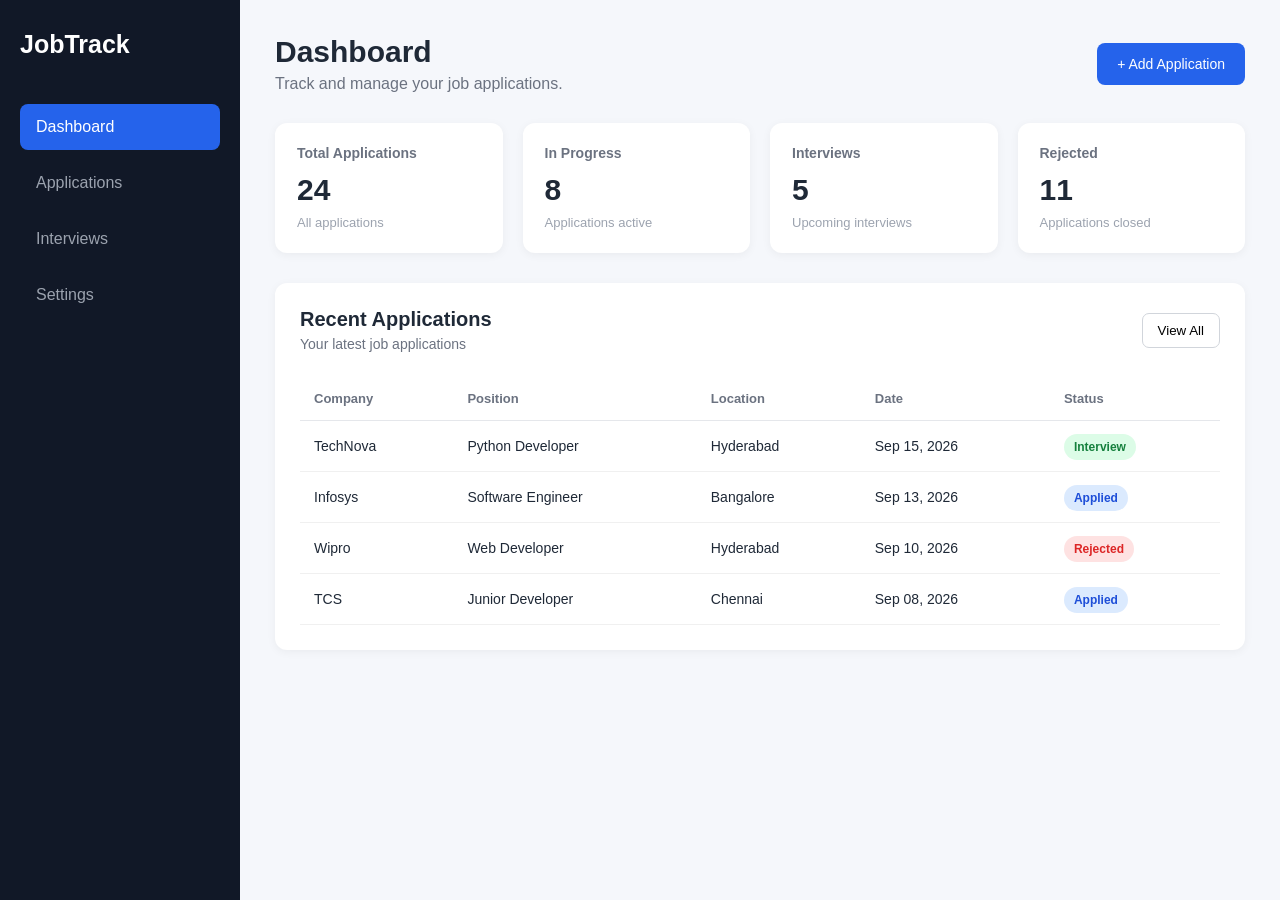
<file: index.html>
<!DOCTYPE html>
<html lang="en">

<head>
    <meta charset="UTF-8">
    <meta name="viewport" content="width=device-width, initial-scale=1.0">

    <title>JobTrack - Job Application Tracker</title>

    <link rel="stylesheet" href="Vinay.css">
</head>

<body>

    <!-- Sidebar -->

    <aside class="sidebar">

        <div class="logo">
            JobTrack
        </div>

        <nav>

            <a href="#" class="active">
                Dashboard
            </a>
            <a href="Vinayapplication.html">Applications</a>


            
            </a>

            <a href="#">
                Interviews
            </a>

            <a href="#">
                Settings
            </a>

        </nav>

    </aside>


    <!-- Main Content -->

    <main class="main">

        <header class="topbar">

            <div>
                <h1>Dashboard</h1>
                <p>Track and manage your job applications.</p>
            </div>

            <button class="add-btn">
                + Add Application
            </button>

        </header>


        <!-- Statistics -->

        <section class="stats">

            <div class="stat-card">

                <h3>Total Applications</h3>

                <p>24</p>

                <span>All applications</span>

            </div>


            <div class="stat-card">

                <h3>In Progress</h3>

                <p>8</p>

                <span>Applications active</span>

            </div>


            <div class="stat-card">

                <h3>Interviews</h3>

                <p>5</p>

                <span>Upcoming interviews</span>

            </div>


            <div class="stat-card">

                <h3>Rejected</h3>

                <p>11</p>

                <span>Applications closed</span>

            </div>

        </section>


        <!-- Recent Applications -->

        <section class="applications">

            <div class="section-header">

                <div>
                    <h2>Recent Applications</h2>
                    <p>Your latest job applications</p>
                </div>

                <button class="view-btn">
                    View All
                </button>

            </div>


            <div class="table-container">

                <table>

                    <thead>

                        <tr>

                            <th>Company</th>
                            <th>Position</th>
                            <th>Location</th>
                            <th>Date</th>
                            <th>Status</th>

                        </tr>

                    </thead>


                    <tbody>

                        <tr>

                            <td>
                                TechNova
                            </td>

                            <td>
                                Python Developer
                            </td>

                            <td>
                                Hyderabad
                            </td>

                            <td>
                                Sep 15, 2026
                            </td>

                            <td>
                                <span class="status interview">
                                    Interview
                                </span>
                            </td>

                        </tr>


                        <tr>

                            <td>
                                Infosys
                            </td>

                            <td>
                                Software Engineer
                            </td>

                            <td>
                                Bangalore
                            </td>

                            <td>
                                Sep 13, 2026
                            </td>

                            <td>
                                <span class="status applied">
                                    Applied
                                </span>
                            </td>

                        </tr>


                        <tr>

                            <td>
                                Wipro
                            </td>

                            <td>
                                Web Developer
                            </td>

                            <td>
                                Hyderabad
                            </td>

                            <td>
                                Sep 10, 2026
                            </td>

                            <td>
                                <span class="status rejected">
                                    Rejected
                                </span>
                            </td>

                        </tr>


                        <tr>

                            <td>
                                TCS
                            </td>

                            <td>
                                Junior Developer
                            </td>

                            <td>
                                Chennai
                            </td>

                            <td>
                                Sep 08, 2026
                            </td>

                            <td>
                                <span class="status applied">
                                    Applied
                                </span>
                            </td>

                        </tr>

                    </tbody>

                </table>

            </div>

        </section>

    </main>

</body>

</html>
</file>
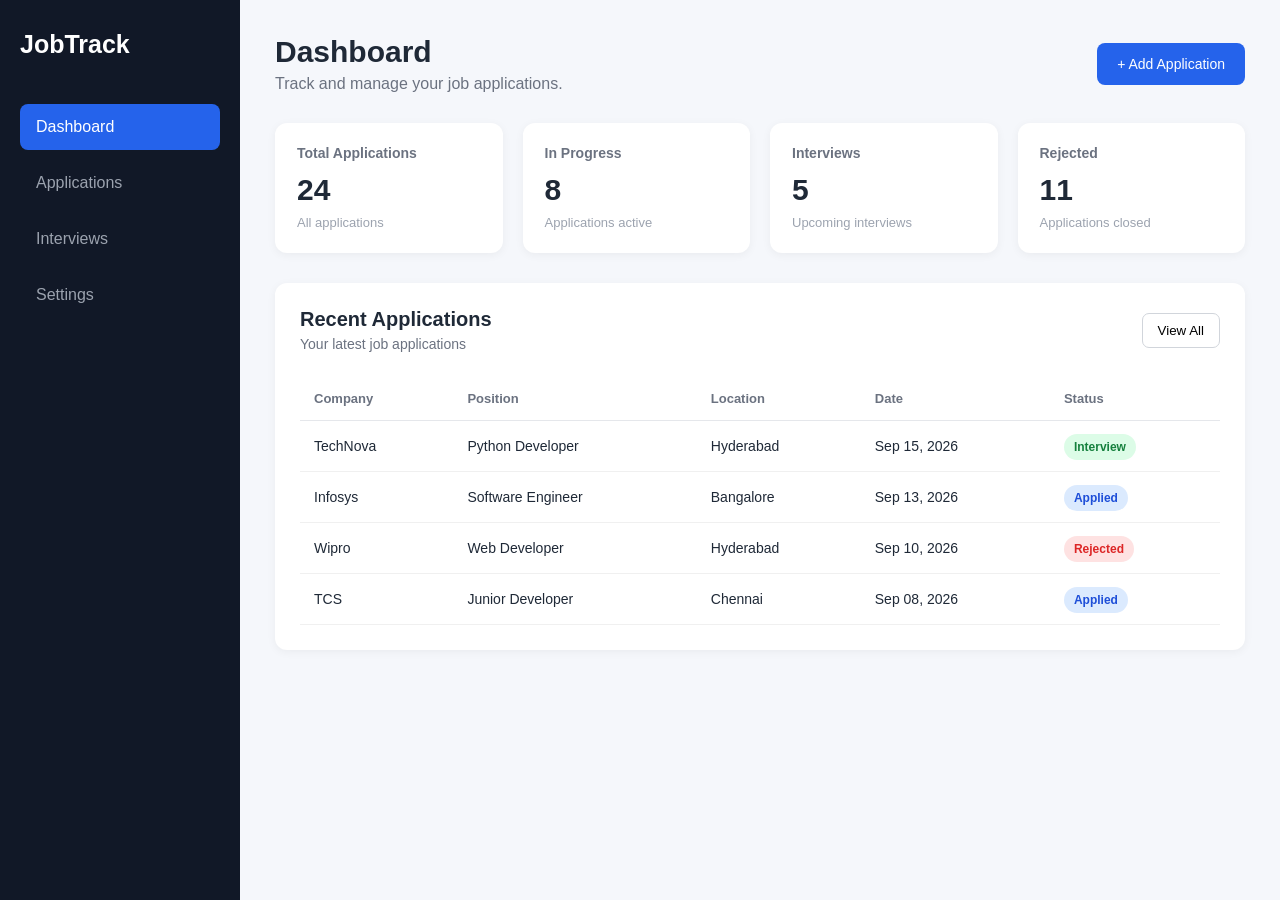
<file: Vinay.html>
<!DOCTYPE html>
<html lang="en">

<head>
    <meta charset="UTF-8">
    <meta name="viewport" content="width=device-width, initial-scale=1.0">

    <title>JobTrack - Job Application Tracker</title>

    <link rel="stylesheet" href="Vinay.css">
</head>

<body>

    <!-- Sidebar -->

    <aside class="sidebar">

        <div class="logo">
            JobTrack
        </div>

        <nav>

            <a href="#" class="active">
                Dashboard
            </a>
            <a href="Vinayapplication.html">Applications</a>


            
            </a>

            <a href="#">
                Interviews
            </a>

            <a href="#">
                Settings
            </a>

        </nav>

    </aside>


    <!-- Main Content -->

    <main class="main">

        <header class="topbar">

            <div>
                <h1>Dashboard</h1>
                <p>Track and manage your job applications.</p>
            </div>

            <button class="add-btn">
                + Add Application
            </button>

        </header>


        <!-- Statistics -->

        <section class="stats">

            <div class="stat-card">

                <h3>Total Applications</h3>

                <p>24</p>

                <span>All applications</span>

            </div>


            <div class="stat-card">

                <h3>In Progress</h3>

                <p>8</p>

                <span>Applications active</span>

            </div>


            <div class="stat-card">

                <h3>Interviews</h3>

                <p>5</p>

                <span>Upcoming interviews</span>

            </div>


            <div class="stat-card">

                <h3>Rejected</h3>

                <p>11</p>

                <span>Applications closed</span>

            </div>

        </section>


        <!-- Recent Applications -->

        <section class="applications">

            <div class="section-header">

                <div>
                    <h2>Recent Applications</h2>
                    <p>Your latest job applications</p>
                </div>

                <button class="view-btn">
                    View All
                </button>

            </div>


            <div class="table-container">

                <table>

                    <thead>

                        <tr>

                            <th>Company</th>
                            <th>Position</th>
                            <th>Location</th>
                            <th>Date</th>
                            <th>Status</th>

                        </tr>

                    </thead>


                    <tbody>

                        <tr>

                            <td>
                                TechNova
                            </td>

                            <td>
                                Python Developer
                            </td>

                            <td>
                                Hyderabad
                            </td>

                            <td>
                                Sep 15, 2026
                            </td>

                            <td>
                                <span class="status interview">
                                    Interview
                                </span>
                            </td>

                        </tr>


                        <tr>

                            <td>
                                Infosys
                            </td>

                            <td>
                                Software Engineer
                            </td>

                            <td>
                                Bangalore
                            </td>

                            <td>
                                Sep 13, 2026
                            </td>

                            <td>
                                <span class="status applied">
                                    Applied
                                </span>
                            </td>

                        </tr>


                        <tr>

                            <td>
                                Wipro
                            </td>

                            <td>
                                Web Developer
                            </td>

                            <td>
                                Hyderabad
                            </td>

                            <td>
                                Sep 10, 2026
                            </td>

                            <td>
                                <span class="status rejected">
                                    Rejected
                                </span>
                            </td>

                        </tr>


                        <tr>

                            <td>
                                TCS
                            </td>

                            <td>
                                Junior Developer
                            </td>

                            <td>
                                Chennai
                            </td>

                            <td>
                                Sep 08, 2026
                            </td>

                            <td>
                                <span class="status applied">
                                    Applied
                                </span>
                            </td>

                        </tr>

                    </tbody>

                </table>

            </div>

        </section>

    </main>

</body>

</html>
</file>
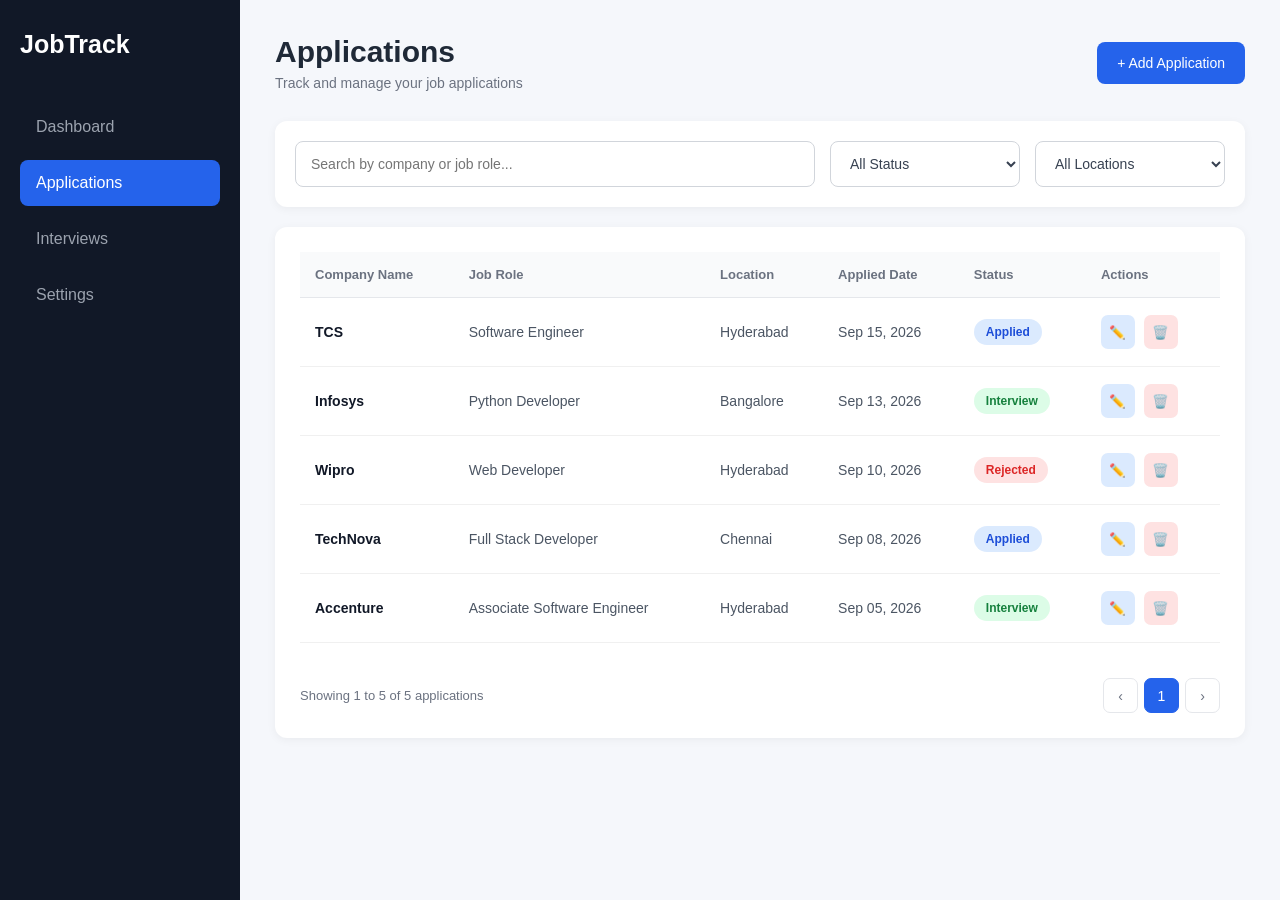
<file: Vinayapplication.html>
<!DOCTYPE html>
<html lang="en">

<head>

    <meta charset="UTF-8">

    <meta name="viewport"
          content="width=device-width, initial-scale=1.0">

    <title>JobTrack - Applications</title>

    <!-- Your main CSS -->
    <link rel="stylesheet" href="Vinay.css">

    <!-- Applications page CSS -->
    <link rel="stylesheet" href="Vinayappliction.css">

</head>


<body>

    <!-- ================= SIDEBAR ================= -->

    <aside class="sidebar">

        <div class="logo">
            JobTrack
        </div>

        <nav>

            <a href="Vinay.html">
                Dashboard
            </a>

            <a href="Vinayapplication.html" class="active">
                Applications
            </a>

            <a href="Vinayinterviews.html">
                Interviews
            </a>

            <a href="#">
                Settings
            </a>

        </nav>

    </aside>


    <!-- ================= MAIN CONTENT ================= -->

    <main class="main">

        <!-- Header -->

        <header class="topbar">

            <div>

                <h1>Applications</h1>

                <p>
                    Track and manage your job applications
                </p>

            </div>


            <button class="add-btn" id="addApplicationBtn">

                + Add Application

            </button>

        </header>



        <!-- ================= FILTERS ================= -->

        <section class="filters">

            <!-- Search -->

            <input
                type="text"
                id="searchInput"
                placeholder="Search by company or job role..."
            >


            <!-- Status -->

            <select id="statusFilter">

                <option value="all">
                    All Status
                </option>

                <option value="Applied">
                    Applied
                </option>

                <option value="Interview">
                    Interview
                </option>

                <option value="Rejected">
                    Rejected
                </option>

                <option value="Selected">
                    Selected
                </option>

            </select>


            <!-- Location -->

            <select id="locationFilter">

                <option value="all">
                    All Locations
                </option>

                <option value="Hyderabad">
                    Hyderabad
                </option>

                <option value="Bangalore">
                    Bangalore
                </option>

                <option value="Chennai">
                    Chennai
                </option>

                <option value="Pune">
                    Pune
                </option>

            </select>

        </section>



        <!-- ================= APPLICATIONS TABLE ================= -->

        <section class="applications">

            <div class="table-container">

                <table class="applications-table">

                    <thead>

                        <tr>

                            <th>
                                Company Name
                            </th>

                            <th>
                                Job Role
                            </th>

                            <th>
                                Location
                            </th>

                            <th>
                                Applied Date
                            </th>

                            <th>
                                Status
                            </th>

                            <th>
                                Actions
                            </th>

                        </tr>

                    </thead>


                    <tbody id="applicationsList">


                        <!-- Application 1 -->

                        <tr>

                            <td>
                                <strong>
                                    TCS
                                </strong>
                            </td>

                            <td>
                                Software Engineer
                            </td>

                            <td>
                                Hyderabad
                            </td>

                            <td>
                                Sep 15, 2026
                            </td>

                            <td>

                                <span class="status applied">
                                    Applied
                                </span>

                            </td>

                            <td>

                                <button class="edit-btn">
                                    ✏️
                                </button>

                                <button class="delete-btn">
                                    🗑️
                                </button>

                            </td>

                        </tr>



                        <!-- Application 2 -->

                        <tr>

                            <td>
                                <strong>
                                    Infosys
                                </strong>
                            </td>

                            <td>
                                Python Developer
                            </td>

                            <td>
                                Bangalore
                            </td>

                            <td>
                                Sep 13, 2026
                            </td>

                            <td>

                                <span class="status interview">
                                    Interview
                                </span>

                            </td>

                            <td>

                                <button class="edit-btn">
                                    ✏️
                                </button>

                                <button class="delete-btn">
                                    🗑️
                                </button>

                            </td>

                        </tr>



                        <!-- Application 3 -->

                        <tr>

                            <td>
                                <strong>
                                    Wipro
                                </strong>
                            </td>

                            <td>
                                Web Developer
                            </td>

                            <td>
                                Hyderabad
                            </td>

                            <td>
                                Sep 10, 2026
                            </td>

                            <td>

                                <span class="status rejected">
                                    Rejected
                                </span>

                            </td>

                            <td>

                                <button class="edit-btn">
                                    ✏️
                                </button>

                                <button class="delete-btn">
                                    🗑️
                                </button>

                            </td>

                        </tr>



                        <!-- Application 4 -->

                        <tr>

                            <td>
                                <strong>
                                    TechNova
                                </strong>
                            </td>

                            <td>
                                Full Stack Developer
                            </td>

                            <td>
                                Chennai
                            </td>

                            <td>
                                Sep 08, 2026
                            </td>

                            <td>

                                <span class="status applied">
                                    Applied
                                </span>

                            </td>

                            <td>

                                <button class="edit-btn">
                                    ✏️
                                </button>

                                <button class="delete-btn">
                                    🗑️
                                </button>

                            </td>

                        </tr>



                        <!-- Application 5 -->

                        <tr>

                            <td>
                                <strong>
                                    Accenture
                                </strong>
                            </td>

                            <td>
                                Associate Software Engineer
                            </td>

                            <td>
                                Hyderabad
                            </td>

                            <td>
                                Sep 05, 2026
                            </td>

                            <td>

                                <span class="status interview">
                                    Interview
                                </span>

                            </td>

                            <td>

                                <button class="edit-btn">
                                    ✏️
                                </button>

                                <button class="delete-btn">
                                    🗑️
                                </button>

                            </td>

                        </tr>


                    </tbody>

                </table>

            </div>


            <!-- Footer -->

            <div class="table-footer">

                <span>
                    Showing 1 to 5 of 5 applications
                </span>

                <div class="pagination">

                    <button>
                        ‹
                    </button>

                    <button class="page-active">
                        1
                    </button>

                    <button>
                        ›
                    </button>

                </div>

            </div>

        </section>

    </main>



    <!-- ================= JAVASCRIPT ================= -->

    <script src="Vinayapplication.js"></script>

</body>

</html>
</file>
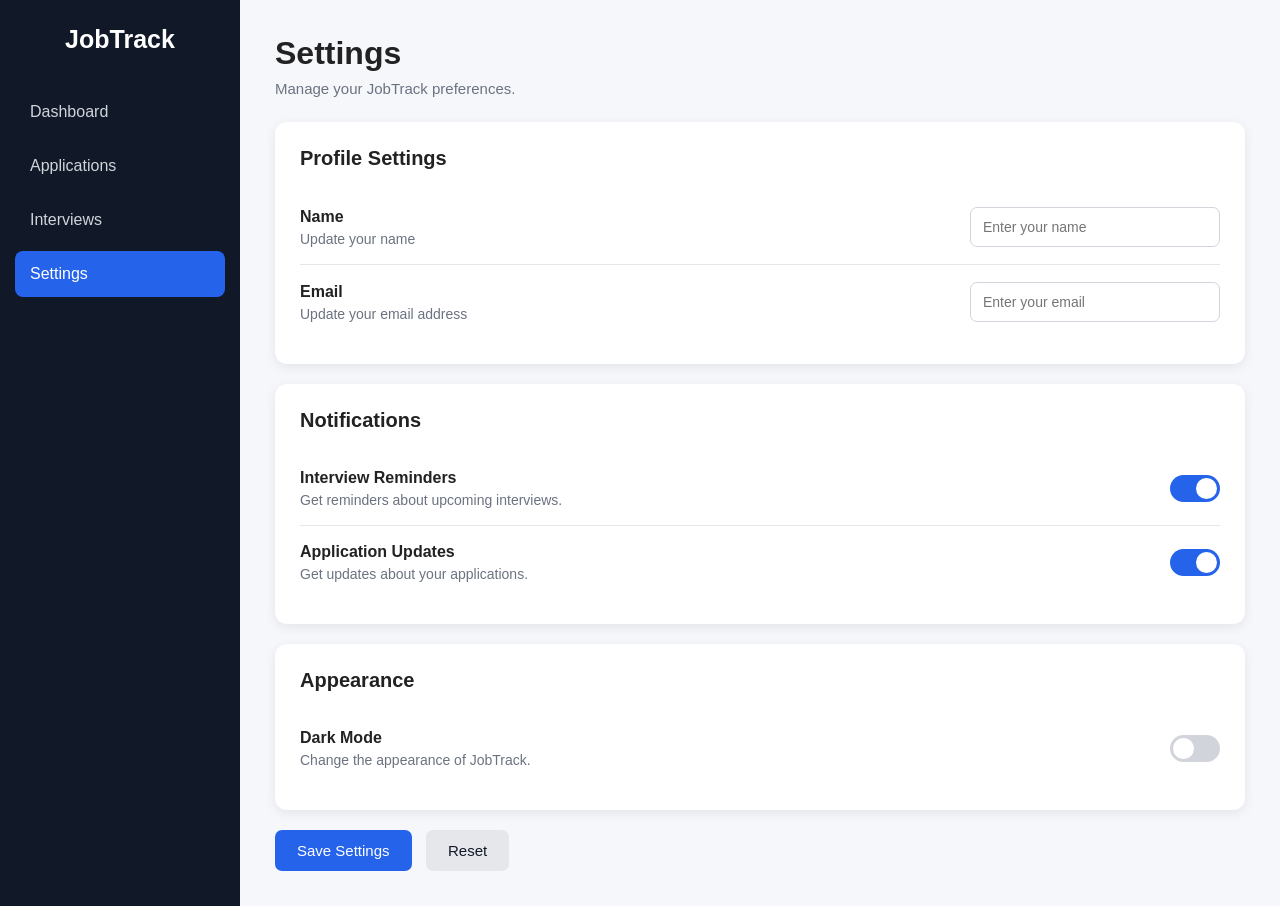
<file: Vinaysettings.html>
<!DOCTYPE html>
<html lang="en">
<head>
    <meta charset="UTF-8">
    <meta name="viewport" content="width=device-width, initial-scale=1.0">
    <title>JobTrack - Settings</title>
    <!-- Your existing CSS -->
    <link rel="stylesheet" href="vinaysettings.css">
</head>
<body>
    <div class="container">
        <!-- Sidebar -->
        <aside class="sidebar">
            <h2>JobTrack</h2>
            <nav>
                <a href="Vinay.html">Dashboard</a>
                <a href="Vinayapplication.html">
                    Applications
                </a>
                <a href="Vinayinterviews.html">
                    Interviews
                </a>
                <a href="Vinaysettings.html" class="active">
                    Settings
                </a>
            </nav>
        </aside>
        <!-- Main Content -->
        <main class="main-content">
            <div class="header">
                <h1>Settings</h1>
                <p>Manage your JobTrack preferences.</p>
            </div>
            <!-- Profile Settings -->
            <section class="settings-section">
                <h2>Profile Settings</h2>
                <div class="setting-item">
                    <div>
                        <h3>Name</h3>
                        <p>Update your name</p>
                    </div>
                    <input
                        type="text"
                        id="name"
                        placeholder="Enter your name"
                    >
                </div>
                <div class="setting-item">
                    <div>
                        <h3>Email</h3>
                        <p>Update your email address</p>
                    </div>
                    <input
                        type="email"
                        id="email"
                        placeholder="Enter your email"
                    >
                </div>
            </section>
            <!-- Notification Settings -->
            <section class="settings-section">
                <h2>Notifications</h2>
                <div class="setting-item">
                    <div>
                        <h3>Interview Reminders</h3>
                        <p>Get reminders about upcoming interviews.</p>
                    </div>
                    <label class="switch">
                        <input type="checkbox" checked>
                        <span class="slider"></span>
                    </label>
                </div>
                <div class="setting-item">
                    <div>
                        <h3>Application Updates</h3>
                        <p>Get updates about your applications.</p>
                    </div>
                    <label class="switch">
                        <input type="checkbox" checked>
                        <span class="slider"></span>
                    </label>
                </div>
            </section>
            <!-- Appearance -->
            <section class="settings-section">
                <h2>Appearance</h2>
                <div class="setting-item">
                    <div>
                        <h3>Dark Mode</h3>
                        <p>Change the appearance of JobTrack.</p>
                    </div>
                    <label class="switch">
                        <input type="checkbox" id="darkMode">
                        <span class="slider"></span>
                    </label>
                </div>
            </section>
            <!-- Save Button -->
            <div class="actions">
                <button id="saveSettings">
                    Save Settings
                </button>
                <button id="resetSettings">
                    Reset
                </button>
            </div>
        </main>
    </div>
    <!-- If you already have Vinaysettings.js, add it here -->
    <!-- <script src="Vinaysettings.js"></script> -->
</body>
</html>
</file>
<file: Vinay.css>
* {
    margin: 0;
    padding: 0;
    box-sizing: border-box;
}

body {
    font-family: Arial, sans-serif;
    background: #f5f7fb;
    color: #1f2937;
}


/* Sidebar */

.sidebar {
    position: fixed;
    left: 0;
    top: 0;

    width: 240px;
    height: 100vh;

    background: #111827;

    padding: 30px 20px;
}

.logo {
    font-size: 25px;
    font-weight: bold;

    color: white;

    margin-bottom: 45px;
}

nav {
    display: flex;
    flex-direction: column;
    gap: 10px;
}

nav a {
    text-decoration: none;

    color: #9ca3af;

    padding: 14px 16px;

    border-radius: 8px;

    transition: 0.3s;
}

nav a:hover,
nav a.active {
    background: #2563eb;
    color: white;
}


/* Main */

.main {
    margin-left: 240px;

    padding: 35px;
}


/* Header */

.topbar {
    display: flex;

    justify-content: space-between;
    align-items: center;

    margin-bottom: 30px;
}

.topbar h1 {
    font-size: 30px;
    margin-bottom: 6px;
}

.topbar p {
    color: #6b7280;
}


/* Button */

.add-btn {
    background: #2563eb;

    color: white;

    border: none;

    padding: 13px 20px;

    border-radius: 8px;

    font-size: 14px;

    cursor: pointer;

    transition: 0.3s;
}

.add-btn:hover {
    background: #1d4ed8;
}


/* Statistics */

.stats {
    display: grid;

    grid-template-columns: repeat(4, 1fr);

    gap: 20px;

    margin-bottom: 30px;
}

.stat-card {
    background: white;

    padding: 22px;

    border-radius: 12px;

    box-shadow: 0 2px 10px rgba(0, 0, 0, 0.05);
}

.stat-card h3 {
    font-size: 14px;

    color: #6b7280;

    margin-bottom: 12px;
}

.stat-card p {
    font-size: 30px;

    font-weight: bold;

    margin-bottom: 6px;
}

.stat-card span {
    font-size: 13px;

    color: #9ca3af;
}


/* Applications */

.applications {
    background: white;

    border-radius: 12px;

    padding: 25px;

    box-shadow: 0 2px 10px rgba(0, 0, 0, 0.05);
}

.section-header {
    display: flex;

    justify-content: space-between;

    align-items: center;

    margin-bottom: 25px;
}

.section-header h2 {
    font-size: 20px;

    margin-bottom: 5px;
}

.section-header p {
    color: #6b7280;

    font-size: 14px;
}

.view-btn {
    background: white;

    border: 1px solid #d1d5db;

    padding: 9px 15px;

    border-radius: 7px;

    cursor: pointer;
}


/* Table */

.table-container {
    overflow-x: auto;
}

table {
    width: 100%;

    border-collapse: collapse;
}

th {
    text-align: left;

    font-size: 13px;

    color: #6b7280;

    padding: 14px;

    border-bottom: 1px solid #e5e7eb;
}

td {
    padding: 17px 14px;

    border-bottom: 1px solid #f0f0f0;

    font-size: 14px;
}


/* Status */

.status {
    padding: 6px 10px;

    border-radius: 20px;

    font-size: 12px;

    font-weight: bold;
}

.interview {
    background: #dcfce7;
    color: #15803d;
}

.applied {
    background: #dbeafe;
    color: #1d4ed8;
}

.rejected {
    background: #fee2e2;
    color: #dc2626;
}


/* Responsive */

@media (max-width: 900px) {

    .sidebar {
        width: 200px;
    }

    .main {
        margin-left: 200px;
    }

    .stats {
        grid-template-columns: repeat(2, 1fr);
    }

}


@media (max-width: 600px) {

    .sidebar {
        position: relative;

        width: 100%;

        height: auto;
    }

    .main {
        margin-left: 0;

        padding: 20px;
    }

    .topbar {
        flex-direction: column;

        align-items: flex-start;

        gap: 15px;
    }

    .stats {
        grid-template-columns: 1fr;
    }

}
</file>
<file: Vinayappliction.css>
/* =========================
   RESET
========================= */

* {
    margin: 0;
    padding: 0;
    box-sizing: border-box;
}


/* =========================
   BODY
========================= */

body {
    font-family: Arial, sans-serif;
    background: #f5f7fb;
    color: #1f2937;
}


/* =========================
   SIDEBAR
========================= */

.sidebar {
    position: fixed;
    left: 0;
    top: 0;

    width: 240px;
    height: 100vh;

    background: #111827;

    padding: 30px 20px;
}


/* Logo */

.logo {
    color: white;

    font-size: 25px;
    font-weight: bold;

    margin-bottom: 45px;
}


/* Navigation */

nav {
    display: flex;
    flex-direction: column;

    gap: 10px;
}


nav a {
    text-decoration: none;

    color: #9ca3af;

    padding: 14px 16px;

    border-radius: 8px;

    transition: 0.3s;
}


nav a:hover {
    background: #1f2937;
    color: white;
}


nav a.active {
    background: #2563eb;
    color: white;
}


/* =========================
   MAIN CONTENT
========================= */

.main {
    margin-left: 240px;

    padding: 35px;
}


/* =========================
   TOP HEADER
========================= */

.topbar {
    display: flex;

    justify-content: space-between;
    align-items: center;

    margin-bottom: 30px;
}


.topbar h1 {
    font-size: 30px;

    margin-bottom: 6px;
}


.topbar p {
    color: #6b7280;

    font-size: 14px;
}


/* =========================
   ADD APPLICATION BUTTON
========================= */

.add-btn {
    background: #2563eb;

    color: white;

    border: none;

    padding: 13px 20px;

    border-radius: 8px;

    font-size: 14px;

    cursor: pointer;

    transition: 0.3s;
}


.add-btn:hover {
    background: #1d4ed8;

    transform: translateY(-1px);
}


/* =========================
   FILTER SECTION
========================= */

.filters {
    background: white;

    padding: 20px;

    border-radius: 12px;

    display: flex;

    gap: 15px;

    margin-bottom: 20px;

    box-shadow: 0 2px 10px rgba(0, 0, 0, 0.05);
}


/* Search box */

.filters input {
    flex: 1;

    min-width: 250px;

    padding: 13px 15px;

    border: 1px solid #d1d5db;

    border-radius: 8px;

    font-size: 14px;

    outline: none;
}


.filters input:focus {
    border-color: #2563eb;

    box-shadow: 0 0 0 3px rgba(37, 99, 235, 0.1);
}


/* Dropdown */

.filters select {
    width: 190px;

    padding: 13px 15px;

    border: 1px solid #d1d5db;

    border-radius: 8px;

    background: white;

    color: #374151;

    font-size: 14px;

    outline: none;

    cursor: pointer;
}


.filters select:focus {
    border-color: #2563eb;
}


/* =========================
   APPLICATIONS CONTAINER
========================= */

.applications {
    background: white;

    border-radius: 12px;

    padding: 25px;

    box-shadow: 0 2px 10px rgba(0, 0, 0, 0.05);
}


/* =========================
   TABLE
========================= */

.table-container {
    width: 100%;

    overflow-x: auto;
}


.applications-table {
    width: 100%;

    border-collapse: collapse;

    min-width: 850px;
}


/* Table headings */

.applications-table th {
    text-align: left;

    padding: 15px;

    background: #f9fafb;

    color: #6b7280;

    font-size: 13px;

    font-weight: 600;

    border-bottom: 1px solid #e5e7eb;
}


/* Table cells */

.applications-table td {
    padding: 17px 15px;

    border-bottom: 1px solid #f0f0f0;

    font-size: 14px;

    color: #4b5563;
}


/* Company name */

.applications-table td strong {
    color: #111827;

    font-size: 14px;
}


/* Table hover */

.applications-table tbody tr {
    transition: 0.2s;
}


.applications-table tbody tr:hover {
    background: #f9fafb;
}


/* =========================
   STATUS BADGES
========================= */

.status {
    display: inline-block;

    padding: 6px 12px;

    border-radius: 20px;

    font-size: 12px;

    font-weight: bold;
}


/* Applied */

.status.applied {
    background: #dbeafe;

    color: #1d4ed8;
}


/* Interview */

.status.interview {
    background: #dcfce7;

    color: #15803d;
}


/* Rejected */

.status.rejected {
    background: #fee2e2;

    color: #dc2626;
}


/* Selected */

.status.selected {
    background: #fef3c7;

    color: #b45309;
}


/* =========================
   ACTION BUTTONS
========================= */

.edit-btn,
.delete-btn {
    border: none;

    width: 34px;
    height: 34px;

    border-radius: 7px;

    cursor: pointer;

    margin-right: 5px;

    transition: 0.2s;
}


/* Edit */

.edit-btn {
    background: #dbeafe;

    color: #2563eb;
}


.edit-btn:hover {
    background: #bfdbfe;
}


/* Delete */

.delete-btn {
    background: #fee2e2;

    color: #dc2626;
}


.delete-btn:hover {
    background: #fecaca;
}


/* =========================
   TABLE FOOTER
========================= */

.table-footer {
    display: flex;

    justify-content: space-between;

    align-items: center;

    margin-top: 20px;

    padding-top: 15px;

    color: #6b7280;

    font-size: 13px;
}


/* =========================
   PAGINATION
========================= */

.pagination {
    display: flex;

    gap: 6px;
}


.pagination button {
    width: 35px;
    height: 35px;

    border: 1px solid #e5e7eb;

    background: white;

    border-radius: 7px;

    cursor: pointer;

    font-size: 14px;

    color: #6b7280;
}


.pagination button:hover {
    background: #f3f4f6;
}


.pagination button.page-active {
    background: #2563eb;

    color: white;

    border-color: #2563eb;
}


/* =========================
   RESPONSIVE DESIGN
========================= */

@media (max-width: 1000px) {

    .sidebar {
        width: 200px;
    }

    .main {
        margin-left: 200px;
    }

    .filters {
        flex-wrap: wrap;
    }

    .filters input {
        width: 100%;
        flex: none;
    }

    .filters select {
        flex: 1;
    }
}


@media (max-width: 650px) {

    /* Sidebar */

    .sidebar {
        position: relative;

        width: 100%;

        height: auto;

        padding: 20px;
    }


    .logo {
        margin-bottom: 20px;
    }


    nav {
        flex-direction: row;

        flex-wrap: wrap;
    }


    nav a {
        padding: 10px 12px;

        font-size: 13px;
    }


    /* Main */

    .main {
        margin-left: 0;

        padding: 20px;
    }


    /* Header */

    .topbar {
        flex-direction: column;

        align-items: flex-start;

        gap: 15px;
    }


    .add-btn {
        width: 100%;
    }


    /* Filters */

    .filters {
        flex-direction: column;
    }


    .filters input,
    .filters select {
        width: 100%;
    }


    /* Applications */

    .applications {
        padding: 15px;
    }


    /* Footer */

    .table-footer {
        flex-direction: column;

        gap: 15px;

        align-items: flex-start;
    }
}
</file>
<file: vinaysettings.css>
/* =========================
   JOBTRACK SETTINGS
   Vinaysettings.css
   ========================= */
* {
    margin: 0;
    padding: 0;
    box-sizing: border-box;
    font-family: Arial, Helvetica, sans-serif;
}
body {
    background: #f5f7fb;
    color: #222;
}
/* =========================
   MAIN CONTAINER
   ========================= */
.container {
    display: flex;
    min-height: 100vh;
}
/* =========================
   SIDEBAR
   ========================= */
.sidebar {
    width: 240px;
    min-height: 100vh;
    background: #111827;
    color: white;
    padding: 25px 15px;
}
.sidebar h2 {
    text-align: center;
    font-size: 25px;
    margin-bottom: 35px;
}
.sidebar nav {
    display: flex;
    flex-direction: column;
    gap: 8px;
}
.sidebar nav a {
    color: #d1d5db;
    text-decoration: none;
    padding: 14px 15px;
    border-radius: 8px;
    transition: 0.3s;
}
.sidebar nav a:hover {
    background: #2563eb;
    color: white;
}
.sidebar nav a.active {
    background: #2563eb;
    color: white;
}
/* =========================
   MAIN CONTENT
   ========================= */
.main-content {
    flex: 1;
    padding: 35px;
}
/* =========================
   HEADER
   ========================= */
.header {
    margin-bottom: 25px;
}
.header h1 {
    font-size: 32px;
    margin-bottom: 8px;
}
.header p {
    color: #6b7280;
    font-size: 15px;
}
/* =========================
   SETTINGS SECTIONS
   ========================= */
.settings-section {
    background: white;
    padding: 25px;
    margin-bottom: 20px;
    border-radius: 12px;
    box-shadow: 0 3px 12px rgba(0, 0, 0, 0.08);
}
.settings-section h2 {
    font-size: 20px;
    margin-bottom: 20px;
}
/* =========================
   SETTING ITEMS
   ========================= */
.setting-item {
    display: flex;
    justify-content: space-between;
    align-items: center;
    gap: 20px;
    padding: 17px 0;
    border-bottom: 1px solid #e5e7eb;
}
.setting-item:last-child {
    border-bottom: none;
}
.setting-item h3 {
    font-size: 16px;
    margin-bottom: 5px;
}
.setting-item p {
    color: #6b7280;
    font-size: 14px;
}
/* =========================
   INPUT BOXES
   ========================= */
.setting-item input[type="text"],
.setting-item input[type="email"] {
    width: 250px;
    padding: 11px 12px;
    border: 1px solid #d1d5db;
    border-radius: 7px;
    outline: none;
    font-size: 14px;
}
.setting-item input[type="text"]:focus,
.setting-item input[type="email"]:focus {
    border-color: #2563eb;
}
/* =========================
   TOGGLE SWITCH
   ========================= */
.switch {
    position: relative;
    display: inline-block;
    width: 50px;
    height: 27px;
    flex-shrink: 0;
}
.switch input {
    opacity: 0;
    width: 0;
    height: 0;
}
.slider {
    position: absolute;
    cursor: pointer;
    inset: 0;
    background: #d1d5db;
    border-radius: 30px;
    transition: 0.3s;
}
.slider:before {
    content: "";
    position: absolute;
    width: 21px;
    height: 21px;
    left: 3px;
    top: 3px;
    background: white;
    border-radius: 50%;
    transition: 0.3s;
}
.switch input:checked + .slider {
    background: #2563eb;
}
.switch input:checked + .slider:before {
    transform: translateX(23px);
}
/* =========================
   BUTTONS
   ========================= */
.actions {
    margin-top: 10px;
}
.actions button {
    border: none;
    padding: 12px 22px;
    border-radius: 7px;
    cursor: pointer;
    font-size: 15px;
    margin-right: 10px;
    transition: 0.3s;
}
#saveSettings {
    background: #2563eb;
    color: white;
}
#saveSettings:hover {
    background: #1d4ed8;
}
#resetSettings {
    background: #e5e7eb;
    color: #111827;
}
#resetSettings:hover {
    background: #d1d5db;
}
/* =========================
   MOBILE RESPONSIVE
   ========================= */
@media (max-width: 700px) {
    .container {
        flex-direction: column;
    }
    .sidebar {
        width: 100%;
        min-height: auto;
        padding: 15px;
    }
    .sidebar h2 {
        margin-bottom: 15px;
    }
    .sidebar nav {
        flex-direction: row;
        flex-wrap: wrap;
        justify-content: center;
    }
    .sidebar nav a {
        padding: 10px 12px;
        font-size: 14px;
    }
    .main-content {
        padding: 20px;
    }
    .header h1 {
        font-size: 26px;
    }
    .setting-item {
        flex-direction: column;
        align-items: flex-start;
    }
    .setting-item input[type="text"],
    .setting-item input[type="email"] {
        width: 100%;
    }
}
</file>
